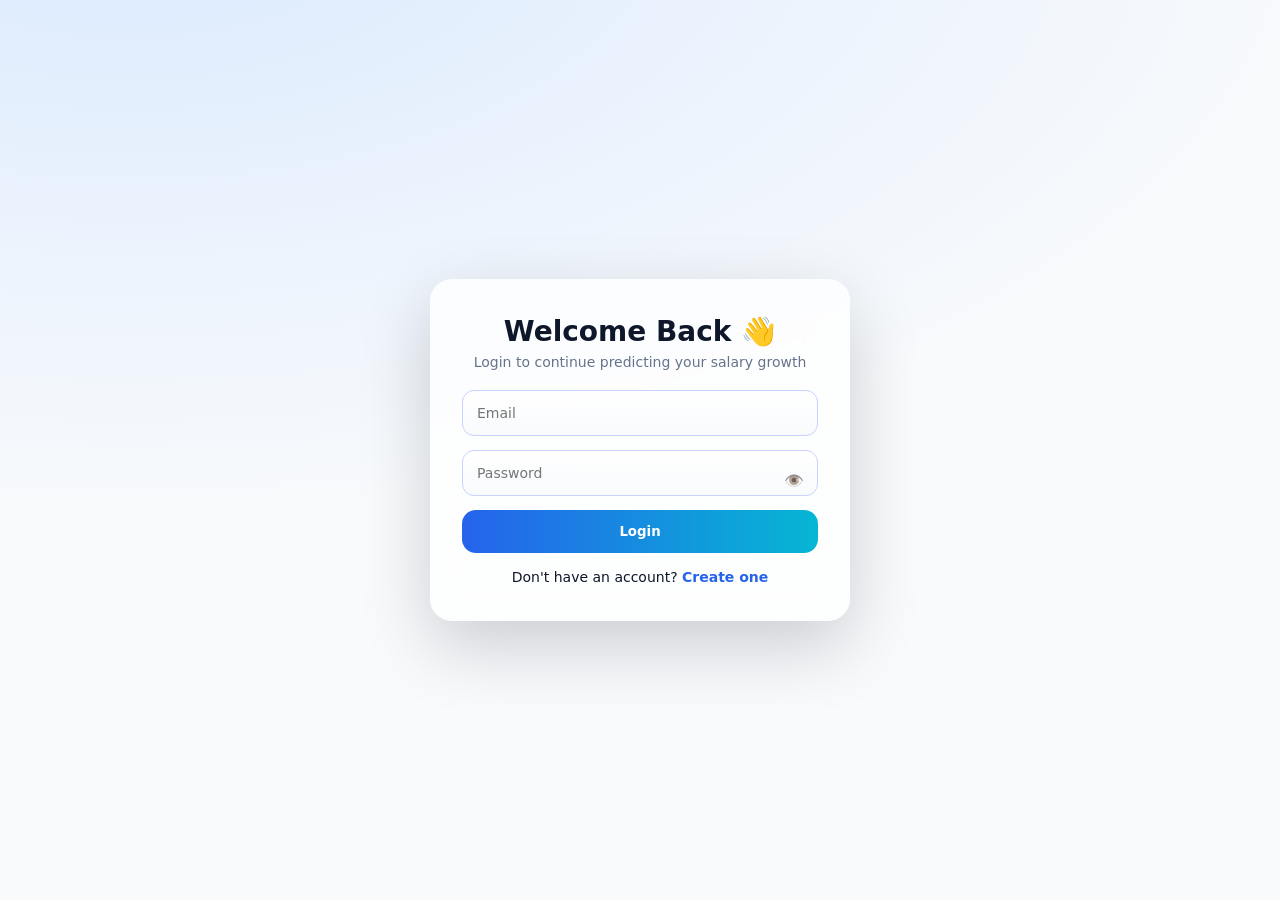
<file: front-end/login.html>
<!DOCTYPE html>
<html lang="en">
<head>
  <meta charset="UTF-8" />
  <meta name="viewport" content="width=device-width, initial-scale=1.0" />
  <title>Login | Know Your Worth</title>
  <link rel="stylesheet" href="index.css" />
</head>
<body>
  <div class="auth-page">
    <div class="auth-card">
      <h2>Welcome Back 👋</h2>
      <p class="auth-sub">Login to continue predicting your salary growth</p>

      <input id="email" type="email" placeholder="Email" />
      <div class="password-wrapper">
        <input type="password" id="password" placeholder="Password" required />
        <span id="togglePassword" class="toggle-password">👁️</span>
      </div>

      <button id="loginBtn">Login</button>
      <p id="authMsg"></p>

      <div class="auth-switch">
        Don't have an account? <a href="signup.html">Create one</a>
      </div>
    </div>
  </div>

  <script>
    const API = window.location.hostname === "localhost" || window.location.hostname === "127.0.0.1"
      ? "http://127.0.0.1:5000"
      : "https://salarypredictor-x2c5.onrender.com";  // ← UPDATE THIS

    const passwordInput  = document.getElementById("password");
    const togglePassword = document.getElementById("togglePassword");
    togglePassword.addEventListener("click", () => {
      const hidden = passwordInput.type === "password";
      passwordInput.type    = hidden ? "text" : "password";
      togglePassword.textContent = hidden ? "🙈" : "👁️";
    });

    document.getElementById("loginBtn").onclick = async () => {
      const email    = document.getElementById("email").value.trim().toLowerCase();
      const password = document.getElementById("password").value.trim();
      const msg      = document.getElementById("authMsg");

      if (!email || !password) {
        msg.style.color = "#dc2626";
        msg.innerText = "Please enter email and password";
        return;
      }

      msg.style.color = "#2563eb";
      msg.innerText   = "Logging in…";

      try {
        const res  = await fetch(`${API}/login`, {
          method: "POST",
          headers: { "Content-Type": "application/json" },
          body: JSON.stringify({ email, password })
        });
        const data = await res.json();

        if (res.ok) {
          localStorage.setItem("token", data.token);
          localStorage.setItem("email", data.email);
          window.location.href = "index.html";
        } else {
          msg.style.color = "#dc2626";
          msg.innerText   = data.message || "Login failed";
        }
      } catch {
        msg.style.color = "#dc2626";
        msg.innerText   = "Server not reachable. Please try again later.";
      }
    };
  </script>
</body>
</html>
</file>
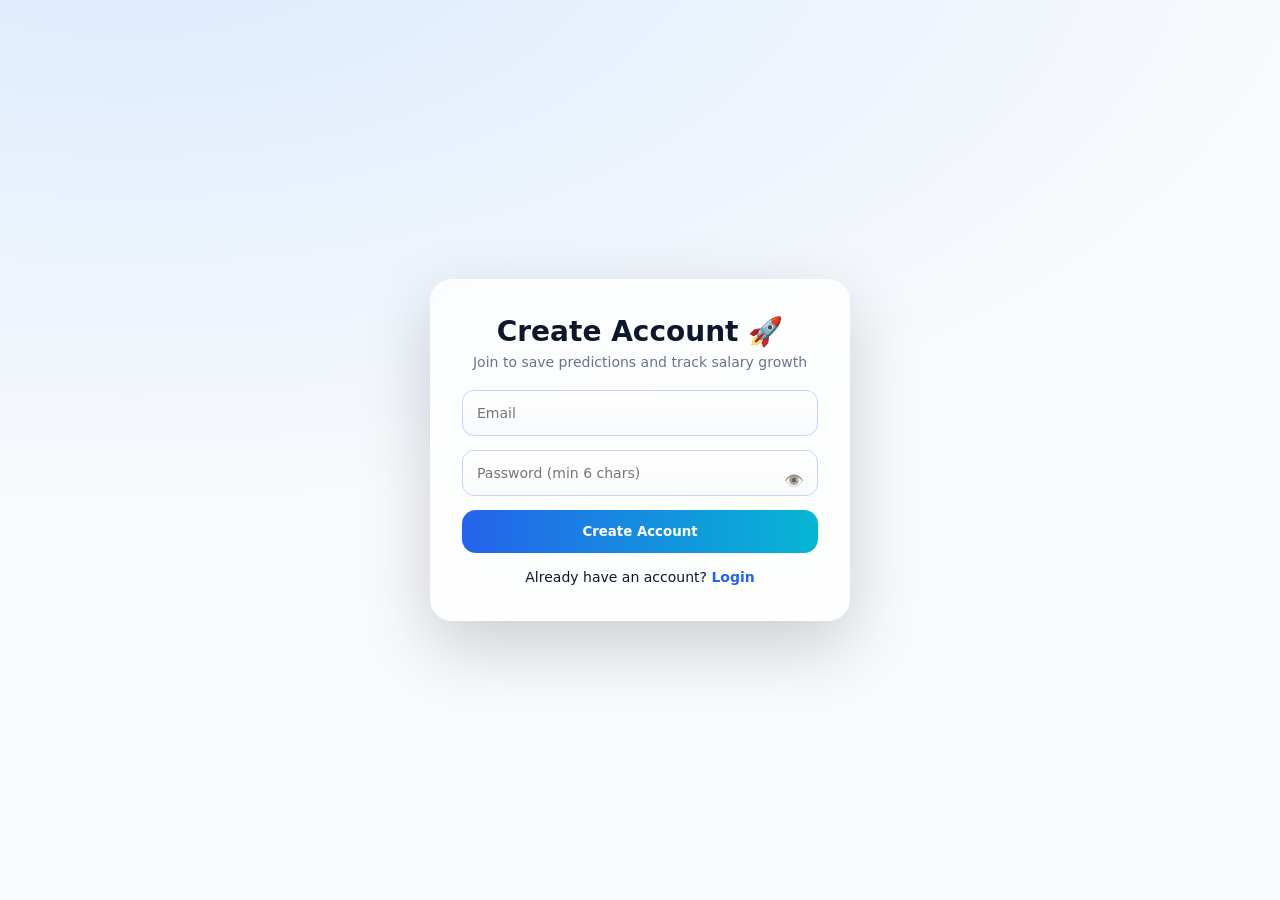
<file: front-end/signup.html>
<!DOCTYPE html>
<html lang="en">
<head>
  <meta charset="UTF-8" />
  <meta name="viewport" content="width=device-width, initial-scale=1.0" />
  <title>Sign Up | Know Your Worth</title>
  <link rel="stylesheet" href="index.css" />
</head>
<body>
  <div class="auth-page">
    <div class="auth-card">
      <h2>Create Account 🚀</h2>
      <p class="auth-sub">Join to save predictions and track salary growth</p>

      <input id="email" type="email" placeholder="Email" />
      <div class="password-wrapper">
        <input type="password" id="password" placeholder="Password (min 6 chars)" required />
        <span id="togglePassword" class="toggle-password">👁️</span>
      </div>

      <button id="signupBtn">Create Account</button>
      <p id="authMsg"></p>

      <div class="auth-switch">
        Already have an account? <a href="login.html">Login</a>
      </div>
    </div>
  </div>

  <script>
    const API = window.location.hostname === "localhost" || window.location.hostname === "127.0.0.1"
      ? "http://127.0.0.1:5000"
      : "https://salarypredictor-x2c5.onrender.com";  // ← UPDATE THIS

    const passwordInput  = document.getElementById("password");
    const togglePassword = document.getElementById("togglePassword");
    togglePassword.addEventListener("click", () => {
      const hidden = passwordInput.type === "password";
      passwordInput.type     = hidden ? "text" : "password";
      togglePassword.textContent = hidden ? "🙈" : "👁️";
    });

    document.getElementById("signupBtn").onclick = async () => {
      const email    = document.getElementById("email").value.trim().toLowerCase();
      const password = document.getElementById("password").value.trim();
      const msg      = document.getElementById("authMsg");

      if (!email || !password) {
        msg.style.color = "#dc2626";
        msg.innerText   = "Please enter email and password";
        return;
      }
      if (password.length < 6) {
        msg.style.color = "#dc2626";
        msg.innerText   = "Password must be at least 6 characters";
        return;
      }

      msg.style.color = "#2563eb";
      msg.innerText   = "Creating account & sending verification email…";

      try {
        const res  = await fetch(`${API}/signup`, {
          method: "POST",
          headers: { "Content-Type": "application/json" },
          body: JSON.stringify({ email, password })
        });
        const data = await res.json();

        if (res.ok) {
          msg.style.color = "#16a34a";
          msg.innerText   = "✅ Verification email sent! Check your inbox 📩";
        } else {
          msg.style.color = "#dc2626";
          msg.innerText   = data.message || "Signup failed";
        }
      } catch {
        msg.style.color = "#dc2626";
        msg.innerText   = "Server not reachable. Please try again later.";
      }
    };
  </script>
</body>
</html>
</file>
<file: front-end/index.css>
/* ================= GLOBAL RESET ================= */
* {
  margin: 0;
  padding: 0;
  box-sizing: border-box;
  font-family: "Segoe UI", system-ui, -apple-system, BlinkMacSystemFont, sans-serif;
}

body {
  min-height: 100vh;
  background: linear-gradient(135deg, #f5f7ff, #eef2ff);
  color: #0f172a;
}

/* ================= NAVBAR ================= */
.glass-navbar {
  position: fixed;
  top: 16px;
  left: 50%;
  transform: translateX(-50%);
  width: calc(100% - 32px);
  max-width: 1100px;
  padding: 12px 18px;
  border-radius: 18px;
  background: rgba(255, 255, 255, 0.5);
  backdrop-filter: blur(16px);
  border: 1px solid rgba(255, 255, 255, 0.4);
  box-shadow: 0 12px 40px rgba(0, 0, 0, 0.12);
  display: flex;
  justify-content: space-between;
  align-items: center;
  z-index: 1000;
}


/* ===== Show / Hide Password ===== */
.password-wrapper {
  position: relative;
  width: 100%;
}

.password-wrapper input {
  padding-right: 44px;
}

.toggle-password {
  position: absolute;
  right: 14px;
  top: 50%;
  transform: translateY(-50%);
  cursor: pointer;
  font-size: 16px;
  opacity: 0.7;
  user-select: none;
}

.toggle-password:hover {
  opacity: 1;
}

.brand {
  font-weight: 800;
  font-size: 16px;
  background: linear-gradient(to right, #2563eb, #06b6d4);
  -webkit-background-clip: text;
  -webkit-text-fill-color: transparent;
}

.logout-btn {
  padding: 8px 16px;
  border-radius: 999px;
  border: none;
  cursor: pointer;
  font-weight: 600;
  color: #fff;
  background: linear-gradient(135deg, #ef4444, #b91c1c);
  box-shadow: 0 10px 25px rgba(239, 68, 68, 0.35);
  transition: 0.2s ease;
}

.logout-btn:hover {
  transform: translateY(-2px);
  box-shadow: 0 14px 30px rgba(239, 68, 68, 0.45);
}

/* ================= HERO ================= */
.hero {
  min-height: 100vh;
  display: flex;
  justify-content: center;
  align-items: center;
  padding: 120px 20px 60px;
}

.content {
  max-width: 900px;
  width: 100%;
  text-align: center;
}

h1 {
  font-size: 64px;
  font-weight: 800;
}

h1 span {
  background: linear-gradient(to right, #2563eb, #06b6d4);
  -webkit-background-clip: text;
  -webkit-text-fill-color: transparent;
}

.subtitle {
  margin-top: 16px;
  font-size: 18px;
  color: #475569;
}

/* ================= FORM CARD ================= */
.form-card {
  margin: 40px auto 0;
  max-width: 560px;
  background: rgba(255, 255, 255, 0.75);
  backdrop-filter: blur(16px);
  border-radius: 22px;
  padding: 32px;
  box-shadow: 0 24px 60px rgba(2, 6, 23, 0.18);
}

.form-group {
  display: flex;
  flex-direction: column;
  margin-top: 16px;
}

.form-row {
  display: grid;
  grid-template-columns: 1fr 1fr;
  gap: 16px;
}

label {
  font-size: 12px;
  font-weight: 700;
  color: #334155;
  margin-bottom: 6px;
  text-transform: uppercase;
}

input {
  padding: 14px;
  border-radius: 12px;
  border: 1px solid #c7d2fe;
  background: linear-gradient(180deg, #ffffff, #f8fafc);
  font-size: 14px;
}

input:focus {
  outline: none;
  border-color: #2563eb;
  box-shadow: 0 0 0 4px rgba(37, 99, 235, 0.18);
}

/* HOME FORM BUTTON */
button[type="submit"] {
  margin-top: 22px;
  padding: 14px;
  border-radius: 14px;
  font-weight: 700;
  font-size: 15px;
  cursor: pointer;
  border: none;
  color: #fff;
  background: linear-gradient(to right, #2563eb, #06b6d4);
  transition: 0.2s ease;
}

button[type="submit"]:hover {
  transform: translateY(-2px);
  box-shadow: 0 12px 30px rgba(37, 99, 235, 0.35);
}

/* RESULT */
#result {
  margin-top: 16px;
  padding: 12px;
  border-radius: 12px;
  background: rgba(37, 99, 235, 0.08);
  color: #1d4ed8;
  font-weight: 600;
}

/* DOWNLOAD */
#downloadBtn {
  margin-top: 14px;
  padding: 12px;
  width: 100%;
  border-radius: 12px;
  border: 1px solid #c7d2fe;
  background: #0f172a;
  color: #fff;
  font-weight: 600;
  cursor: pointer;
}

/* ================= CHART ================= */
.chart-card {
  margin: 40px auto;
  max-width: 720px;
  padding: 24px;
  background: rgba(255, 255, 255, 0.8);
  border-radius: 20px;
  box-shadow: 0 20px 50px rgba(2, 6, 23, 0.18);
}

#salaryChart {
  width: 100% !important;
  height: 420px !important;
}

/* ================= AUTH PAGES ================= */
.auth-page {
  min-height: 100vh;
  display: grid;
  place-items: center;
  background: radial-gradient(1200px 600px at 10% -10%, #dbeafe, #f8fafc);
}

.auth-card {
  width: 100%;
  max-width: 420px;
  background: rgba(255, 255, 255, 0.75);
  backdrop-filter: blur(18px);
  border-radius: 22px;
  padding: 36px 32px;
  box-shadow: 0 25px 70px rgba(2, 6, 23, 0.18);
  text-align: center;
}

.auth-card h2 {
  font-size: 28px;
  font-weight: 800;
  margin-bottom: 6px;
}

.auth-sub {
  font-size: 14px;
  color: #64748b;
  margin-bottom: 20px;
}

.auth-card input {
  width: 100%;
  margin-bottom: 14px;
}

.auth-card button {
  width: 100%;
  padding: 14px;
  border-radius: 14px;
  border: none;
  font-weight: 700;
  cursor: pointer;
  color: #fff;
  background: linear-gradient(to right, #2563eb, #06b6d4);
}

#authMsg {
  margin-top: 12px;
  font-weight: 600;
}

.auth-switch {
  margin-top: 16px;
  font-size: 14px;
}

.auth-switch a {
  color: #2563eb;
  font-weight: 700;
  text-decoration: none;
}

/* ================= RESPONSIVE ================= */
@media (max-width: 768px) {
  h1 {
    font-size: 42px;
  }

  .form-row {
    grid-template-columns: 1fr;
  }

  #salaryChart {
    height: 260px !important;
  }
}
</file>
